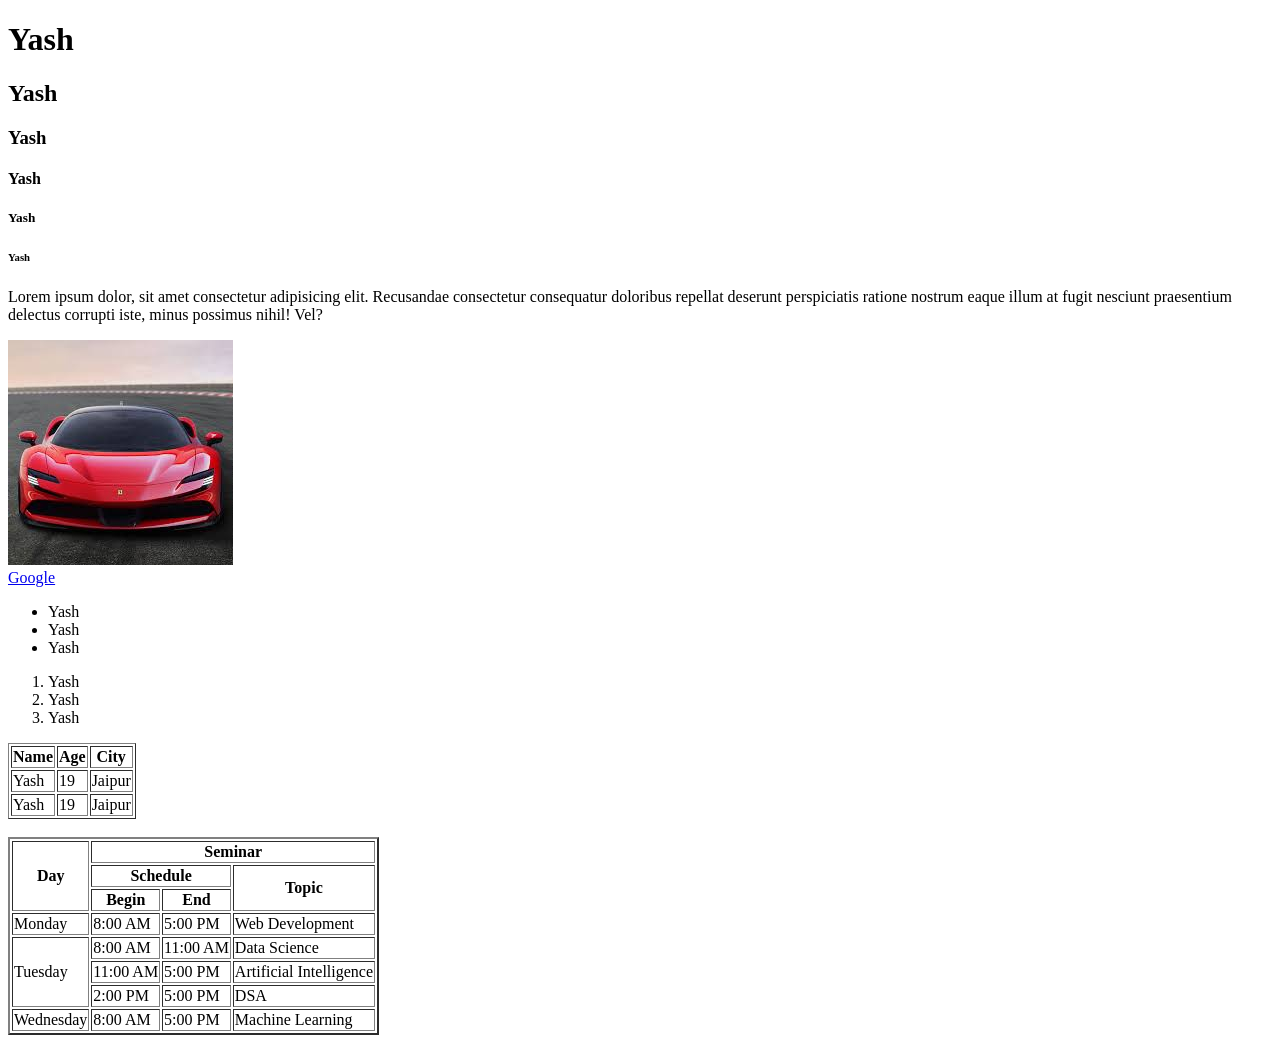
<file: 1.html>
<!DOCTYPE html>
<html lang="en">
<head>
    <meta charset="UTF-8">
    <meta name="viewport" content="width=device-width, initial-scale=1.0">
    <title>Document</title>
</head>
<body>
    <h1>Yash</h1>
    <h2>Yash</h2>
    <h3>Yash</h3>
    <h4>Yash</h4>
    <h5>Yash</h5>
    <h6>Yash</h6>
    <p>
        Lorem ipsum dolor, sit amet consectetur adipisicing elit. Recusandae consectetur consequatur doloribus repellat deserunt perspiciatis ratione nostrum eaque illum at fugit nesciunt praesentium delectus corrupti iste, minus possimus nihil! Vel?
    </p>

    <!-- Random paragraph "lorem"-->
    <!-- image address-->
    <!-- link add/clickable button  "a href"-->

    <img src="[data-uri]">
    <br> 
    <a href="https://www.google.com">Google</a>
    <ul>
        <li>Yash</li>
        <li>Yash</li>
        <li>Yash</li>
        </ul>
        <ol>
            <li>Yash</li>
            <li>Yash</li>
            <li>Yash</li>
        </ol>
        <table border="1">
            <tr>
                <th>Name</th>
                <th>Age</th>
                <th>City</th>
            </tr>
            <tr>
                <td>Yash</td>
                <td>19</td>
                <td>Jaipur</td>
            </tr>
            <tr>
                <td>Yash</td>
                <td>19</td>
                <td>Jaipur</td>
            </tr>
        </table>
        <br>

            <!-- "ul" for unorganize dot list
             "ol" for no. list 
             "tr" for table creation
             "th" for table headings like name 
             "td" for table data
             "rowspan" and "colspan" for merging cells means kitna row ya col cover karega  -->

             <table border="2">
                <tr>
                    <th rowspan="3">Day</th>
                    <th colspan="3">Seminar</th>
                </tr>
                <tr>
                    <th colspan="2">Schedule</th>
                    <th rowspan="2">Topic</th>
                    </tr>
                    <tr>
                        <th>Begin</th>
                        <th>End</th>
                    </tr>
                    <tr>
                        <td>Monday</td>
                        <td>8:00 AM</td>
                        <td>5:00 PM</td>
                        <td>Web Development</td>
                    </tr>
                    <tr>
                        <td rowspan="3">Tuesday</td>
                        <td>8:00 AM</td>
                        <td>11:00 AM</td>
                        <td>Data Science</td>
                    </tr>
                    <tr>
                        <td>11:00 AM</td>
                        <td>5:00 PM</td>
                        <td>Artificial Intelligence</td>
                    </tr>
                    <tr>
                        <td>2:00 PM</td>
                        <td>5:00 PM</td>
                        <td>DSA</td>
                    </tr>
                    <tr>
                        <td>Wednesday</td>
                        <td>8:00 AM</td>
                        <td>5:00 PM</td>
                        <td>Machine Learning</td>
                    </tr>
            </table>
</body>
</html>
<!-- Semantic tags-->
</file>
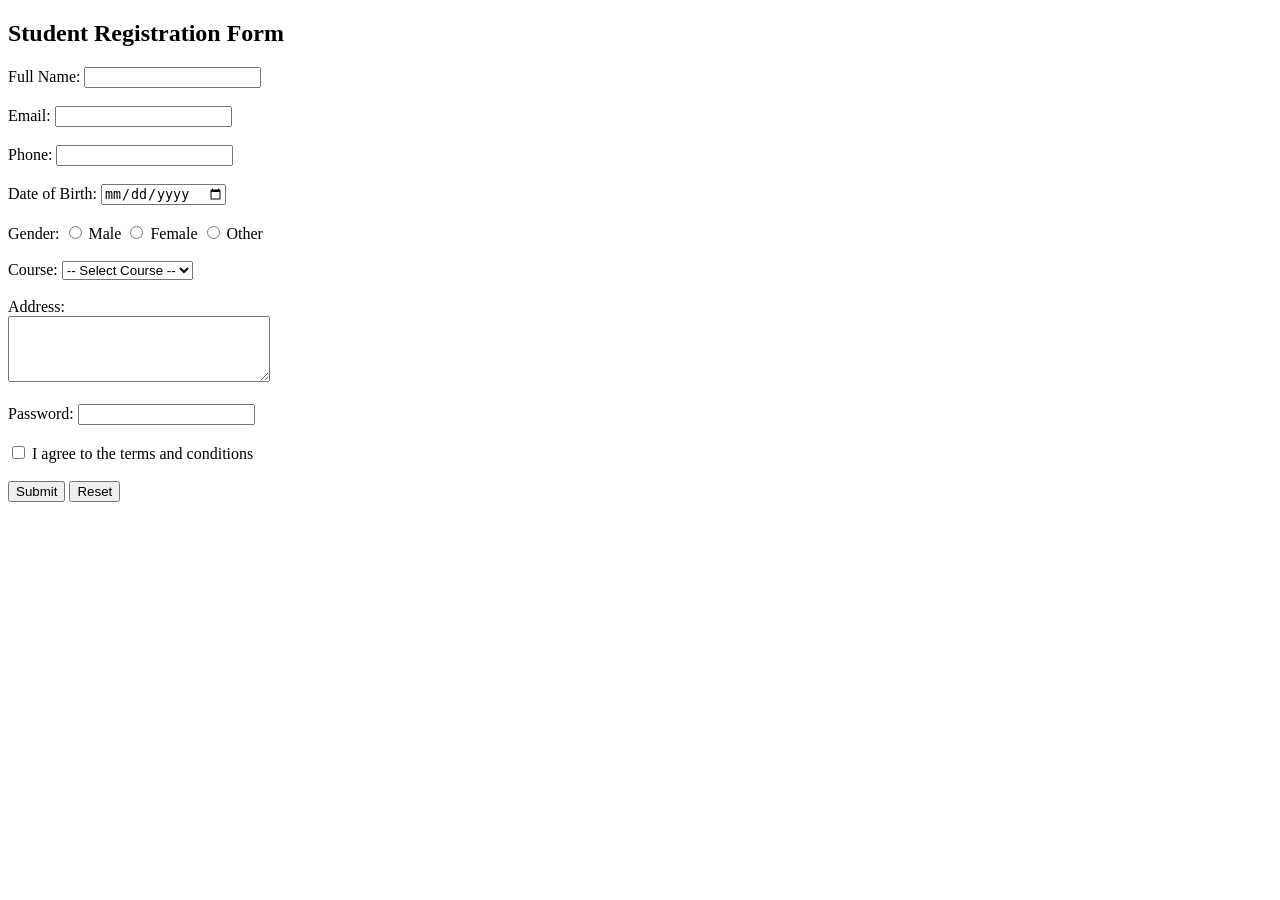
<file: 2-form.html>
<!DOCTYPE html>
<html lang="en">
<head>
    <meta charset="UTF-8">
    <meta name="viewport" content="width=device-width, initial-scale=1.0">
    <title>Student Registration Form</title>
</head>
<body>

    <h2>Student Registration Form</h2>

    <form>
        <label for="name">Full Name:</label>
        <input type="text" id="name" name="name" required>
        <br><br>

        <label for="email">Email:</label>
        <input type="email" id="email" name="email" required>
        <br><br>

        <label for="phone">Phone:</label>
        <input type="tel" id="phone" name="phone">
        <br><br>

        <label for="dob">Date of Birth:</label>
        <input type="date" id="dob" name="dob">
        <br><br>

        <label>Gender:</label>
        <input type="radio" name="gender" value="male"> Male
        <input type="radio" name="gender" value="female"> Female
        <input type="radio" name="gender" value="other"> Other
        <br><br>

        <label for="course">Course:</label>
        <select id="course" name="course">
            <option value="">-- Select Course --</option>
            <option value="bca">BCA</option>
            <option value="bba">BBA</option>
            <option value="btech">B.Tech</option>
            <option value="mba">MBA</option>
        </select>
        <br><br>

        <label for="address">Address:</label><br>
        <textarea id="address" name="address" rows="4" cols="30"></textarea>
        <br><br>

        <label for="password">Password:</label>
        <input type="password" id="password" name="password" required>
        <br><br>

        <input type="checkbox" id="terms" required>
        <label for="terms">I agree to the terms and conditions</label>
        <br><br>

        <button type="submit">Submit</button>
        <button type="reset">Reset</button>
    </form>

</body>
</html>
</file>
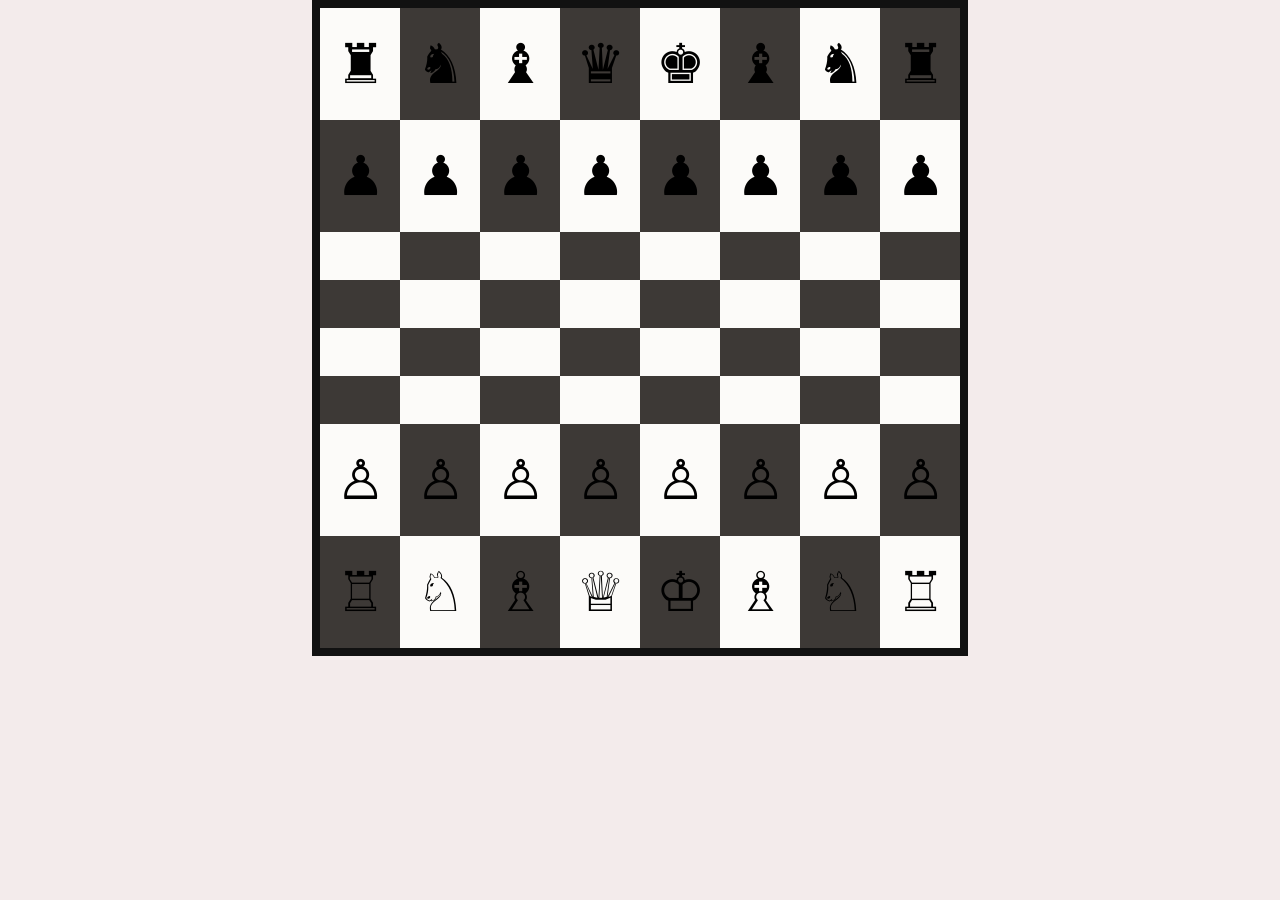
<file: chess.html>
<!DOCTYPE html>
<html lang="en">
<head>
  <meta charset="UTF-8">
  <meta name="viewport" content="width=device-width, initial-scale=1.0">
  <title>Chess Board</title>

  <style>
    body {
      display: flex;
      justify-content: center;
      align-items: center;
      min-height: vh;
      margin: 0;
      background: #f3ebeb;
    }

    .chessboard {
      width: 640px;
      height: 640px;
      display: grid; 
      grid-template-columns: repeat(8, 1fr);
      border: 8px solid #111;
    }

    .square {
      display: flex;
      justify-content: center;
      align-items: center;
      font-size: 55px;
      cursor: pointer;
      user-select: none;
    }

    .light {
      background: #fcfbf9;
    }

    .dark {
      background: #3d3936;
    }

    .square:hover {
      background: #f7ec74;
    }
  </style>
</head>

<body>

  <div class="chessboard">

    <!-- Row 1 -->
    <div class="square light">♜</div>
    <div class="square dark">♞</div>
    <div class="square light">♝</div>
    <div class="square dark">♛</div>
    <div class="square light">♚</div>
    <div class="square dark">♝</div>
    <div class="square light">♞</div>
    <div class="square dark">♜</div>

    <!-- Row 2 -->
    <div class="square dark">♟</div>
    <div class="square light">♟</div>
    <div class="square dark">♟</div>
    <div class="square light">♟</div>
    <div class="square dark">♟</div>
    <div class="square light">♟</div>
    <div class="square dark">♟</div>
    <div class="square light">♟</div>

    <!-- Row 3 -->
    <div class="square light"></div>
    <div class="square dark"></div>
    <div class="square light"></div>
    <div class="square dark"></div>
    <div class="square light"></div>
    <div class="square dark"></div>
    <div class="square light"></div>
    <div class="square dark"></div>

    <!-- Row 4 -->
    <div class="square dark"></div>
    <div class="square light"></div>
    <div class="square dark"></div>
    <div class="square light"></div>
    <div class="square dark"></div>
    <div class="square light"></div>
    <div class="square dark"></div>
    <div class="square light"></div>

    <!-- Row 5 -->
    <div class="square light"></div>
    <div class="square dark"></div>
    <div class="square light"></div>
    <div class="square dark"></div>
    <div class="square light"></div>
    <div class="square dark"></div>
    <div class="square light"></div>
    <div class="square dark"></div>

    <!-- Row 6 -->
    <div class="square dark"></div>
    <div class="square light"></div>
    <div class="square dark"></div>
    <div class="square light"></div>
    <div class="square dark"></div>
    <div class="square light"></div>
    <div class="square dark"></div>
    <div class="square light"></div>

    <!-- Row 7 -->
    <div class="square light">♙</div>
    <div class="square dark">♙</div>
    <div class="square light">♙</div>
    <div class="square dark">♙</div>
    <div class="square light">♙</div>
    <div class="square dark">♙</div>
    <div class="square light">♙</div>
    <div class="square dark">♙</div>

    <!-- Row 8 -->
    <div class="square dark">♖</div>
    <div class="square light">♘</div>
    <div class="square dark">♗</div>
    <div class="square light">♕</div>
    <div class="square dark">♔</div>
    <div class="square light">♗</div>
    <div class="square dark">♘</div>
    <div class="square light">♖</div>

  </div>

</body>
</html>
</file>
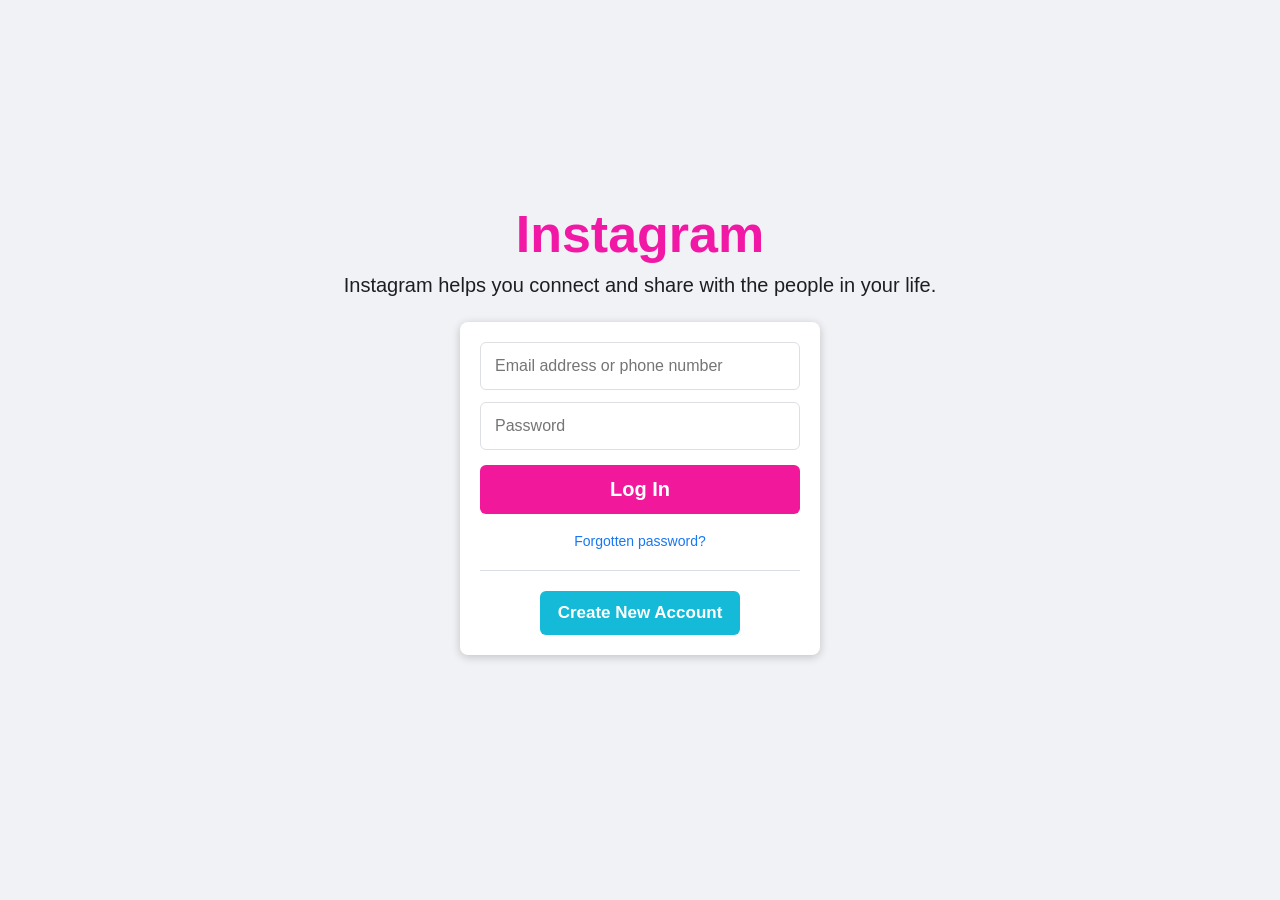
<file: facebook.html>
<!DOCTYPE html>
<html lang="en">
<head>
    <meta charset="UTF-8">
    <meta name="viewport" content="width=device-width, initial-scale=1.0">
    <title>Instagram Login</title>
</head>

<body style="
    margin:0;
    font-family:Arial, Helvetica, sans-serif;
    background:#f0f2f5;
">

    <div style="
        min-height:100vh;
        display:flex;
        justify-content:center;
        align-items:center;
        flex-direction:column;
    ">

        <div style="
            text-align:center;
            margin-bottom:25px;
        ">
            <h1 style="
                color:#f218a6;
                font-size:52px;
                margin:0 0 10px;
            ">
                Instagram
            </h1>

            <p style="
                font-size:20px;
                margin:0;
                color:#1c1e21;
            ">
                Instagram helps you connect and share with the people in your life.
            </p>
        </div>

        <div style="
            width:360px;
            background:white;
            padding:20px;
            border-radius:8px;
            box-shadow:0 2px 10px rgba(0,0,0,0.2);
            box-sizing:border-box;
        ">

            <input 
                type="text"
                placeholder="Email address or phone number"
                style="
                    width:100%;
                    padding:14px;
                    margin-bottom:12px;
                    box-sizing:border-box;
                    border:1px solid #dddfe2;
                    border-radius:6px;
                    font-size:16px;
                    outline:none;
                "
            >

            <input 
                type="password"
                placeholder="Password"
                style="
                    width:100%;
                    padding:14px;
                    margin-bottom:15px;
                    box-sizing:border-box;
                    border:1px solid #dddfe2;
                    border-radius:6px;
                    font-size:16px;
                    outline:none;
                "
            >

            <button style="
                width:100%;
                padding:13px;
                border:none;
                border-radius:6px;
                background:#f2189b;
                color:white;
                font-size:20px;
                font-weight:bold;
                cursor:pointer;
            ">
                Log In
            </button>

            <div style="
                text-align:center;
                margin:18px 0;
            ">
                <a href="#" style="
                    color:#1877f2;
                    text-decoration:none;
                    font-size:14px;
                ">
                    Forgotten password?
                </a>
            </div>

            <hr style="
                border:0;
                border-top:1px solid #dadde1;
                margin:20px 0;
            ">

            <div style="text-align:center;">
                <button style="
                    background:#14bad7;
                    color:white;
                    border:none;
                    padding:12px 18px;
                    border-radius:6px;
                    font-size:17px;
                    font-weight:bold;
                    cursor:pointer;
                ">
                    Create New Account
                </button>
            </div>

        </div>

        <p style="
            margin-top:28px;
            font-size:14px;
            color:#65676b;
        ">
        </p>

    </div>

</body>
</html>
</file>
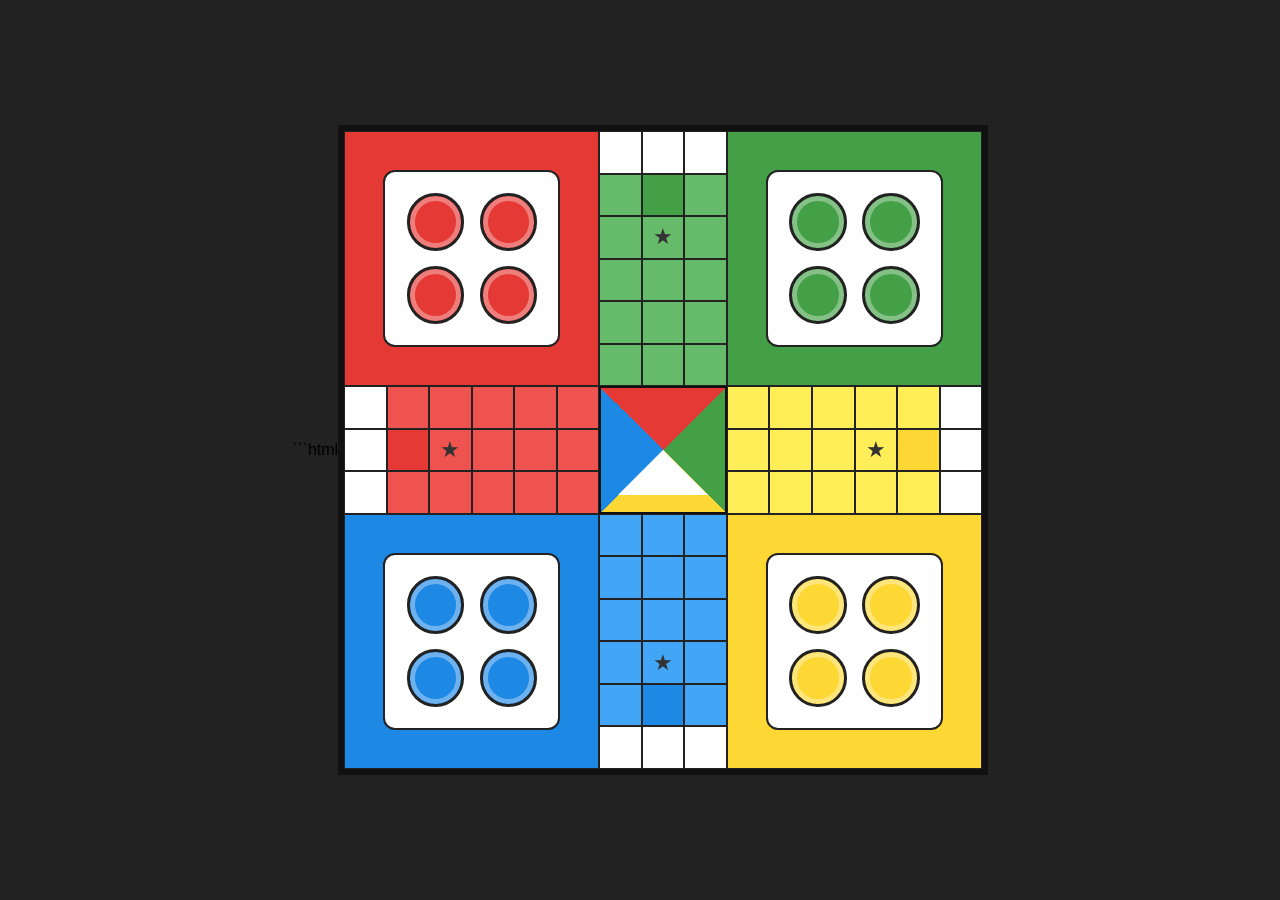
<file: ludo.html>
```html
<!DOCTYPE html>
<html lang="en">
<head>
<meta charset="UTF-8">
<meta name="viewport" content="width=device-width, initial-scale=1.0">
<title>Ludo Board</title>

<style>
* {
    box-sizing: border-box;
    margin: 0;
    padding: 0;
}

body {
    min-height: 100vh;
    display: flex;
    justify-content: center;
    align-items: center;
    background: #222;
    font-family: Arial, sans-serif;
}

/* MAIN BOARD */

.board {
    width: min(90vw, 650px);
    height: min(90vw, 650px);
    display: grid;
    grid-template-columns: repeat(15, 1fr);
    grid-template-rows: repeat(15, 1fr);
    border: 6px solid #111;
    background: white;
}

/* EVERY CELL */

.cell {
    border: 1px solid #222;
    background: #fff;
    position: relative;
}

/* HOME AREAS */

.home {
    border: 1px solid #222;
    display: flex;
    justify-content: center;
    align-items: center;
    padding: 15%;
}

/* RED */

.red-home {
    grid-column: 1 / 7;
    grid-row: 1 / 7;
    background: #e53935;
}

/* GREEN */

.green-home {
    grid-column: 10 / 16;
    grid-row: 1 / 7;
    background: #43a047;
}

/* BLUE */

.blue-home {
    grid-column: 1 / 7;
    grid-row: 10 / 16;
    background: #1e88e5;
}

/* YELLOW */

.yellow-home {
    grid-column: 10 / 16;
    grid-row: 10 / 16;
    background: #fdd835;
}

/* HOME INNER BOX */

.inner {
    width: 100%;
    height: 100%;
    background: white;
    border: 2px solid #222;
    border-radius: 12px;

    display: grid;
    grid-template-columns: 1fr 1fr;
    grid-template-rows: 1fr 1fr;
    gap: 12%;
    padding: 12%;
}

/* PAWNS */

.pawn {
    border-radius: 50%;
    border: 3px solid #222;
    box-shadow: inset 0 0 0 5px rgba(255,255,255,.35);
}

/* RED PAWNS */

.red-home .pawn {
    background: #e53935;
}

/* GREEN PAWNS */

.green-home .pawn {
    background: #43a047;
}

/* BLUE PAWNS */

.blue-home .pawn {
    background: #1e88e5;
}

/* YELLOW PAWNS */

.yellow-home .pawn {
    background: #fdd835;
}


/* COLORED PATHS */

/* RED PATH */

.red-path {
    background: #ef5350;
}

/* GREEN PATH */

.green-path {
    background: #66bb6a;
}

/* BLUE PATH */

.blue-path {
    background: #42a5f5;
}

/* YELLOW PATH */

.yellow-path {
    background: #ffee58;
}


/* CENTER */

.center {
    grid-column: 7 / 10;
    grid-row: 7 / 10;

    position: relative;
    overflow: hidden;

    background: conic-gradient(
        from 45deg,
        #43a047 0deg 90deg,
        #fdd835 90deg 180deg,
        #1e88e5 180deg 270deg,
        #e53935 270deg 360deg
    );

    border: 2px solid #111;
}

/* CENTER WHITE DIAMOND */

.center::after {
    content: "";
    position: absolute;

    width: 0;
    height: 0;

    left: 50%;
    top: 50%;

    transform: translate(-50%, -50%);

    border-left: 45px solid transparent;
    border-right: 45px solid transparent;
    border-top: 45px solid transparent;
    border-bottom: 45px solid white;
}


/* SAFE SPOTS */

.safe::after {
    content: "★";
    position: absolute;

    left: 50%;
    top: 50%;

    transform: translate(-50%, -50%);

    font-size: clamp(12px, 2vw, 22px);
    color: #333;
}


/* START SPOTS */

.start-red {
    background: #e53935 !important;
}

.start-green {
    background: #43a047 !important;
}

.start-blue {
    background: #1e88e5 !important;
}

.start-yellow {
    background: #fdd835 !important;
}


/* MOBILE */

@media(max-width:500px) {

    .board {
        border-width: 3px;
    }

    .inner {
        gap: 8%;
        padding: 10%;
    }

    .pawn {
        border-width: 2px;
    }
}
</style>
</head>

<body>

<div class="board" id="board">

    <!-- RED HOME -->
    <div class="home red-home">
        <div class="inner">
            <div class="pawn"></div>
            <div class="pawn"></div>
            <div class="pawn"></div>
            <div class="pawn"></div>
        </div>
    </div>

    <!-- GREEN HOME -->
    <div class="home green-home">
        <div class="inner">
            <div class="pawn"></div>
            <div class="pawn"></div>
            <div class="pawn"></div>
            <div class="pawn"></div>
        </div>
    </div>

    <!-- BLUE HOME -->
    <div class="home blue-home">
        <div class="inner">
            <div class="pawn"></div>
            <div class="pawn"></div>
            <div class="pawn"></div>
            <div class="pawn"></div>
        </div>
    </div>

    <!-- YELLOW HOME -->
    <div class="home yellow-home">
        <div class="inner">
            <div class="pawn"></div>
            <div class="pawn"></div>
            <div class="pawn"></div>
            <div class="pawn"></div>
        </div>
    </div>

    <!-- CENTER -->
    <div class="center"></div>

</div>


<script>

const board = document.getElementById("board");

/*
    15 × 15 LUDO BOARD

    Homes occupy:
    RED    = top-left
    GREEN  = top-right
    BLUE   = bottom-left
    YELLOW = bottom-right

    The remaining cells create the playing paths.
*/


/* CREATE CELLS */

for (let row = 1; row <= 15; row++) {

    for (let col = 1; col <= 15; col++) {

        /*
            Skip home areas
        */

        const redHome =
            row <= 6 && col <= 6;

        const greenHome =
            row <= 6 && col >= 10;

        const blueHome =
            row >= 10 && col <= 6;

        const yellowHome =
            row >= 10 && col >= 10;

        const center =
            row >= 7 && row <= 9 &&
            col >= 7 && col <= 9;


        if (
            redHome ||
            greenHome ||
            blueHome ||
            yellowHome ||
            center
        ) {
            continue;
        }


        const cell = document.createElement("div");

        cell.classList.add("cell");


        /*
            HORIZONTAL PATHS
        */

        if (row >= 7 && row <= 9) {

            /*
                RED side
            */

            if (col >= 2 && col <= 6) {
                cell.classList.add("red-path");
            }

            /*
                YELLOW side
            */

            if (col >= 10 && col <= 14) {
                cell.classList.add("yellow-path");
            }
        }


        /*
            VERTICAL PATHS
        */

        if (col >= 7 && col <= 9) {

            /*
                GREEN side
            */

            if (row >= 2 && row <= 6) {
                cell.classList.add("green-path");
            }

            /*
                BLUE side
            */

            if (row >= 10 && row <= 14) {
                cell.classList.add("blue-path");
            }
        }


        /*
            START POSITIONS
        */

        if (row === 8 && col === 2) {
            cell.classList.add("start-red");
        }

        if (row === 2 && col === 8) {
            cell.classList.add("start-green");
        }

        if (row === 14 && col === 8) {
            cell.classList.add("start-blue");
        }

        if (row === 8 && col === 14) {
            cell.classList.add("start-yellow");
        }


        /*
            SAFE SPOTS
        */

        if (
            (row === 8 && col === 3) ||
            (row === 3 && col === 8) ||
            (row === 8 && col === 13) ||
            (row === 13 && col === 8)
        ) {
            cell.classList.add("safe");
        }


        /*
            Put cell at exact grid position
        */

        cell.style.gridColumn = col;
        cell.style.gridRow = row;

        board.appendChild(cell);
    }
}

</script>

</body>
</html>
</file>
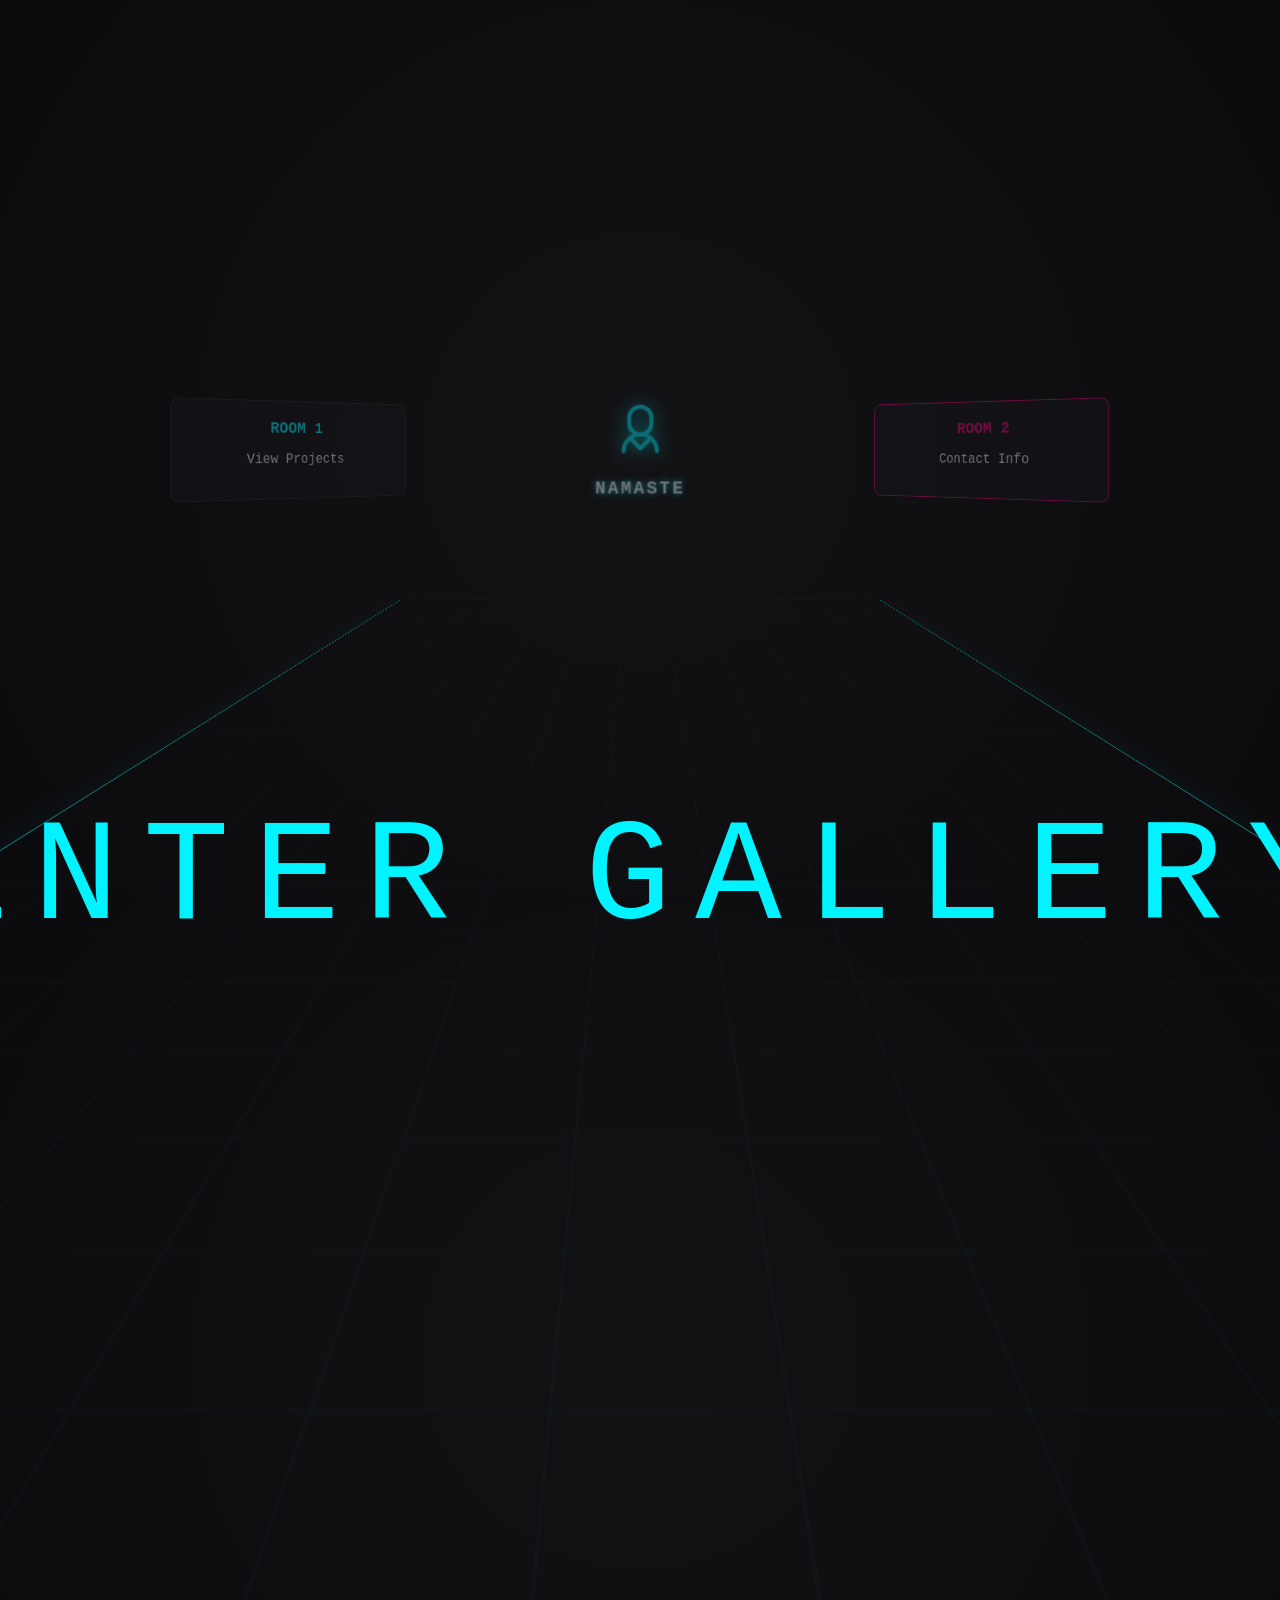
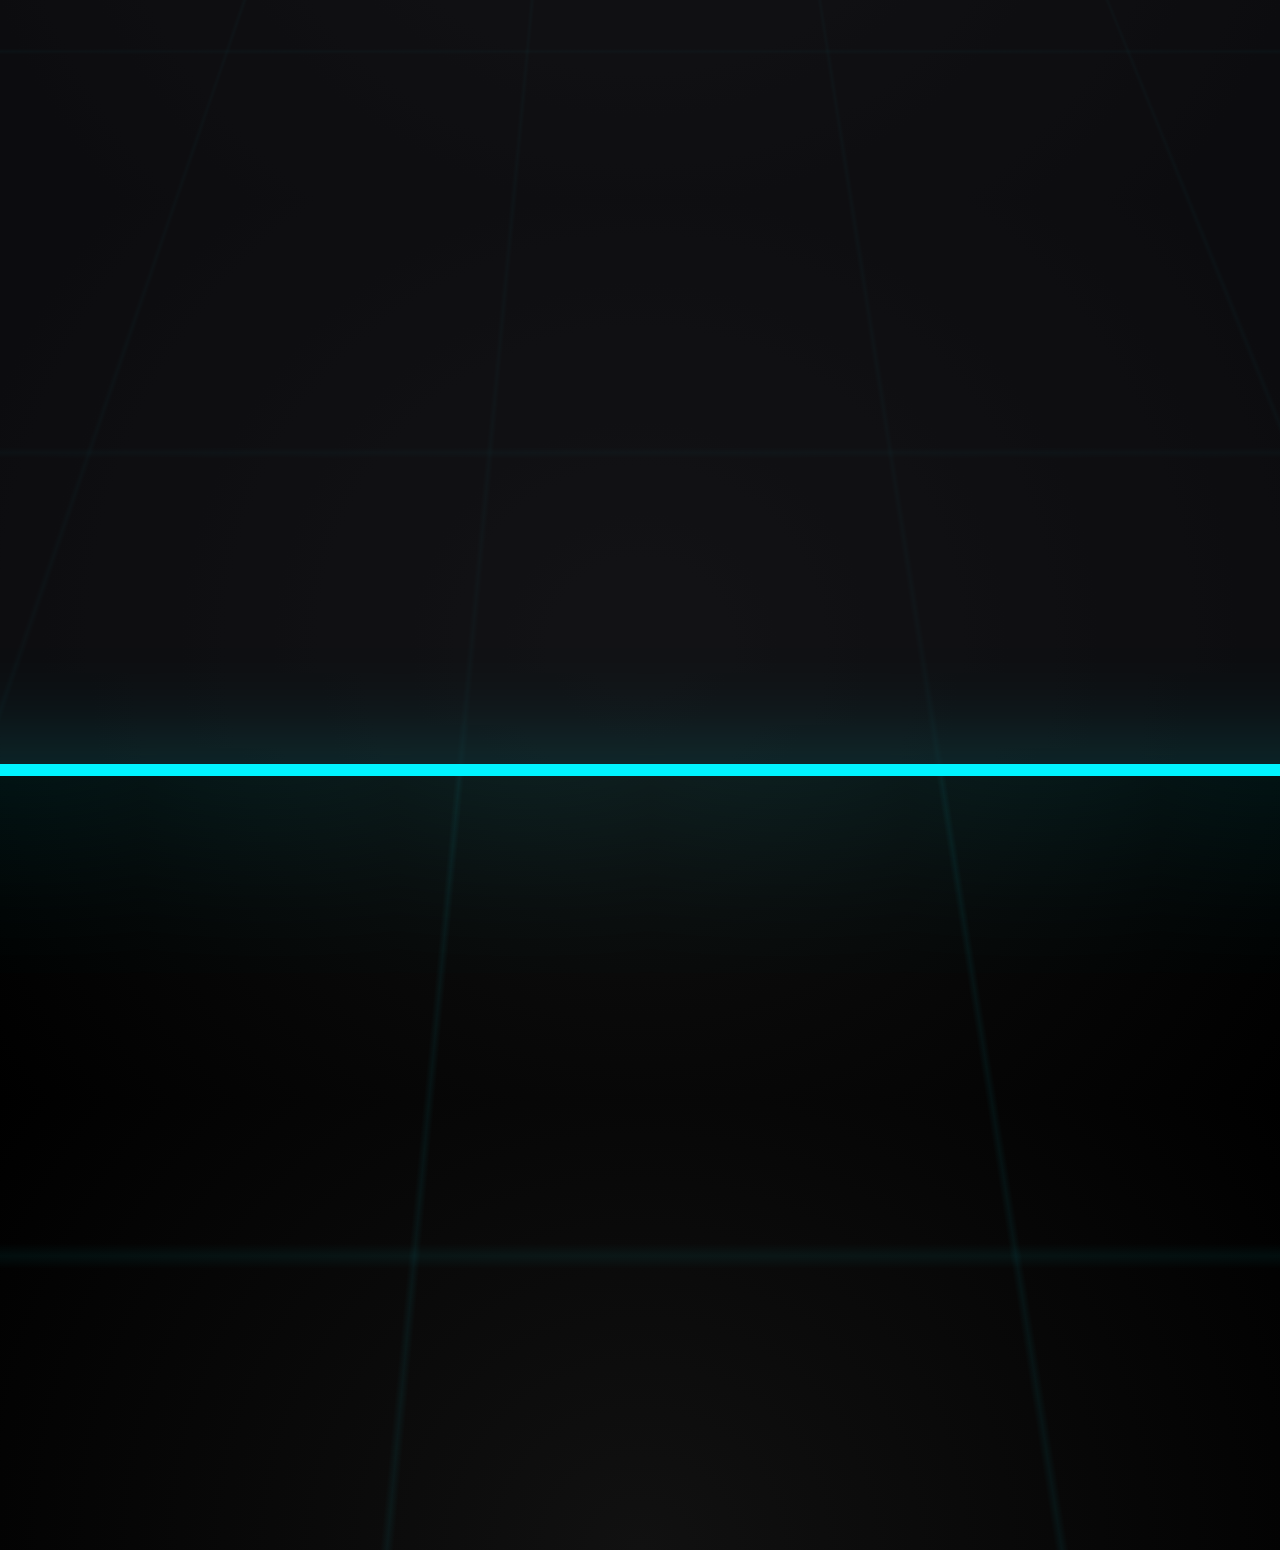
<file: protfolio.html>
<!DOCTYPE html>
<html lang="en">
<head>
  <meta charset="UTF-8">
  <meta name="viewport" content="width=device-width, initial-scale=1.0">
  <title>Yash Vardhan Singh - Responsive Gallery</title>
  
  <script src="https://cdnjs.cloudflare.com/ajax/libs/gsap/3.12.2/gsap.min.js"></script>
  
  <style>
    :root {
      --bg: #050507;
      --cyan: #00f3ff;
      --pink: #ff007f;
      --glass: rgba(20, 20, 25, 0.6);
      --border: rgba(255, 255, 255, 0.1);
    }

    * { box-sizing: border-box; }

    body, html {
      margin: 0; padding: 0;
      width: 100vw; height: 100vh;
      background-color: var(--bg);
      background-image: radial-gradient(circle at center, #111 0%, #000 100%);
      font-family: 'Courier New', Courier, monospace;
      color: #fff;
      overflow: hidden;
      /* Prevents pull-to-refresh on mobile browsers */
      touch-action: none; 
    }

    .viewport {
      position: absolute; top: 0; left: 0;
      width: 100vw; height: 100vh;
      perspective: 1200px;
    }

    .camera {
      width: 100%; height: 100%;
      position: absolute;
      transform-style: preserve-3d;
      transform: translateZ(1000px); /* Start outside */
    }

    .clickable {
      cursor: pointer;
      transition: all 0.3s ease;
      /* Removes blue tap highlight on mobile */
      -webkit-tap-highlight-color: transparent; 
    }
    
    @media (hover: hover) {
      .clickable:hover {
        transform: scale(1.05);
        box-shadow: 0 0 30px var(--cyan);
      }
    }

    /* =========================================
       EXTERIOR: THE PORTAL (Z = 0)
       ========================================= */
    .portal-container {
      position: absolute; top: 50%; left: 50%;
      transform: translate(-50%, -50%) translateZ(0px);
      display: flex; flex-direction: column; align-items: center;
    }

    .nameplate {
      font-size: clamp(1.5rem, 4vw, 2.5rem); 
      letter-spacing: clamp(3px, 1vw, 8px);
      margin-bottom: 40px; text-transform: uppercase;
      text-shadow: 0 0 20px var(--cyan);
      border-bottom: 2px solid var(--cyan);
      padding-bottom: 10px;
      text-align: center;
    }

    .door {
      width: 300px; height: 500px;
      background: var(--glass);
      backdrop-filter: blur(10px);
      border: 2px solid var(--cyan);
      box-shadow: 0 0 40px rgba(0, 243, 255, 0.2), inset 0 0 20px rgba(0, 243, 255, 0.2);
      display: flex; align-items: center; justify-content: center;
      border-radius: 20px;
      position: relative;
      overflow: hidden;
    }

    .door::before {
      content: 'ENTER GALLERY';
      font-size: 1.5rem; letter-spacing: 4px; color: var(--cyan);
      animation: pulse 2s infinite;
      text-align: center;
    }

    /* =========================================
       THE AISLE (Z = -500 to -3000)
       ========================================= */
    .floor-grid {
      position: absolute; top: 50%; left: 50%;
      width: 100vw; height: 4000px;
      transform: translate(-50%, -50%) rotateX(90deg) translateZ(-400px) translateY(-1000px);
      background: 
        linear-gradient(to right, rgba(0,243,255,0.05) 1px, transparent 1px),
        linear-gradient(to bottom, rgba(0,243,255,0.05) 1px, transparent 1px);
      background-size: 100px 100px;
      border-left: 2px solid var(--cyan);
      border-right: 2px solid var(--cyan);
      box-shadow: 0 0 50px rgba(0,243,255,0.1);
    }

    .greeter {
      position: absolute; top: 50%; left: 50%;
      transform: translate(-50%, -50%) translateZ(-2500px);
      text-align: center;
      animation: float 4s ease-in-out infinite;
    }

    .greeter svg {
      width: clamp(100px, 15vw, 150px); 
      height: clamp(100px, 15vw, 150px);
      filter: drop-shadow(0 0 20px var(--cyan));
      margin-bottom: 20px;
    }

    .greeter h2 {
      font-size: clamp(1.8rem, 4vw, 2.5rem); 
      letter-spacing: 5px; color: #fff;
      text-shadow: 0 0 15px var(--cyan); margin: 0;
    }

    /* Room Navigation Points */
    .nav-node {
      position: absolute; top: 50%; left: 50%;
      width: 300px; padding: 20px;
      background: var(--glass); backdrop-filter: blur(5px);
      border: 1px solid var(--border);
      text-align: center; border-radius: 10px;
    }

    .node-left { transform: translate(-50%, -50%) translateZ(-1200px) translateX(-400px) rotateY(45deg); }
    .node-right { transform: translate(-50%, -50%) translateZ(-1200px) translateX(400px) rotateY(-45deg); border-color: var(--pink); }

    /* =========================================
       ROOM 1: PROJECTS (Left Wall)
       ========================================= */
    .room-left {
      position: absolute; top: 50%; left: 50%;
      width: 1200px; height: 700px;
      transform: translate(-50%, -50%) translateZ(-1200px) translateX(-1000px) rotateY(90deg);
      display: flex; align-items: center; justify-content: center; gap: 80px;
    }

    .project-frame {
      width: 350px; height: 500px;
      background: rgba(10, 10, 15, 0.8);
      border: 1px solid var(--cyan);
      box-shadow: 0 20px 50px rgba(0, 0, 0, 0.5), inset 0 0 20px rgba(0, 243, 255, 0.1);
      padding: 30px; border-radius: 15px;
      display: flex; flex-direction: column; justify-content: space-between;
      text-decoration: none; color: #fff;
    }

    .project-frame h3 { font-size: 2rem; color: var(--cyan); margin-top: 0; }
    .project-frame p { font-size: 1.1rem; line-height: 1.6; color: #aaa; }
    .project-frame .link-btn {
      padding: 15px; background: var(--cyan); color: #000;
      text-align: center; font-weight: bold; text-transform: uppercase; border-radius: 5px;
    }

    /* =========================================
       ROOM 2: CONTACT (Right Wall)
       ========================================= */
    .room-right {
      position: absolute; top: 50%; left: 50%;
      width: 1200px; height: 700px;
      transform: translate(-50%, -50%) translateZ(-1200px) translateX(1000px) rotateY(-90deg);
      display: flex; align-items: center; justify-content: center;
    }

    .mailbox-terminal {
      width: 400px; height: 200px;
      background: rgba(255, 0, 127, 0.1);
      border: 2px solid var(--pink);
      border-radius: 20px;
      display: flex; flex-direction: column; align-items: center; justify-content: center;
      box-shadow: 0 0 30px rgba(255, 0, 127, 0.3);
      position: relative; z-index: 10;
    }

    .mailbox-terminal h3 { font-size: 2rem; margin: 0; color: var(--pink); letter-spacing: 3px; }
    .mailbox-terminal svg { width: 50px; height: 50px; fill: var(--pink); margin-bottom: 10px; }

    /* The glowing letter that pops up */
    .contact-hologram {
      position: absolute; top: 50px;
      width: 350px; padding: 40px 20px;
      background: var(--glass); backdrop-filter: blur(15px);
      border: 1px solid var(--pink); border-radius: 15px;
      text-align: center;
      box-shadow: 0 -20px 50px rgba(255, 0, 127, 0.2);
      opacity: 0; transform: translateY(0) scale(0.8);
      transition: all 0.6s cubic-bezier(0.175, 0.885, 0.32, 1.275);
      z-index: 5; pointer-events: none;
    }

    .contact-hologram.open {
      opacity: 1; transform: translateY(-250px) scale(1); pointer-events: auto;
    }

    .contact-hologram h4 { color: #fff; font-size: 1.5rem; margin-top: 0; border-bottom: 1px solid var(--pink); padding-bottom: 10px; }
    .contact-hologram p { font-size: 1.2rem; color: var(--pink); font-weight: bold; letter-spacing: 1px; }

    /* =========================================
       UI CONTROLS
       ========================================= */
    #hud-back {
      position: fixed; bottom: 40px; left: 50%; transform: translateX(-50%);
      padding: 15px 40px; background: rgba(0, 0, 0, 0.8); color: #fff;
      border: 2px solid #fff; border-radius: 30px;
      font-size: 1.2rem; letter-spacing: 2px; cursor: pointer;
      display: none; transition: 0.3s; z-index: 1000;
    }
    #hud-back:hover { background: #fff; color: #000; }

    /* Animations */
    @keyframes pulse { 0%, 100% { opacity: 0.5; } 50% { opacity: 1; } }
    @keyframes float { 0%, 100% { transform: translate(-50%, -50%) translateZ(-2500px) translateY(0); } 50% { transform: translate(-50%, -50%) translateZ(-2500px) translateY(-30px); } }

    /* =========================================
       MOBILE & TABLET RESPONSIVE QUERIES
       ========================================= */
    @media (max-width: 768px) {
      .nameplate { margin-bottom: 20px; }
      .door { width: 220px; height: 380px; }
      .door::before { font-size: 1.2rem; }

      /* Bring navigation nodes closer to the center aisle on mobile */
      .nav-node { width: 140px; padding: 15px 10px; }
      .nav-node h3 { font-size: 1rem; }
      .nav-node p { font-size: 0.75rem; margin-bottom: 0; }
      .node-left { transform: translate(-50%, -50%) translateZ(-1200px) translateX(-140px) rotateY(45deg); }
      .node-right { transform: translate(-50%, -50%) translateZ(-1200px) translateX(140px) rotateY(-45deg); }

      /* Shrink and stack the project wall for mobile screens */
      .room-left { 
        width: 340px; height: auto; 
        flex-direction: column; gap: 20px; 
        transform: translate(-50%, -50%) translateZ(-1200px) translateX(-400px) rotateY(90deg); 
      }
      .project-frame { 
        width: 100%; height: auto; min-height: 200px; padding: 20px; 
      }
      .project-frame h3 { font-size: 1.4rem; margin-bottom: 10px; }
      .project-frame p { font-size: 0.95rem; line-height: 1.4; margin-bottom: 20px; }
      .project-frame .link-btn { padding: 10px; font-size: 0.9rem; }

      /* Shrink the contact wall for mobile */
      .room-right {
        width: 320px;
        transform: translate(-50%, -50%) translateZ(-1200px) translateX(400px) rotateY(-90deg); 
      }
      .mailbox-terminal { width: 280px; height: 150px; }
      .mailbox-terminal h3 { font-size: 1.5rem; }
      
      .contact-hologram { width: 300px; padding: 25px 15px; }
      .contact-hologram h4 { font-size: 1.2rem; }
      .contact-hologram p { font-size: 1rem; }
      .contact-hologram.open { transform: translateY(-180px) scale(1); }

      #hud-back { font-size: 0.9rem; padding: 12px 25px; bottom: 20px; white-space: nowrap; }
    }
  </style>
</head>
<body>

  <div class="viewport">
    <div class="camera" id="camera">
      
      <!-- EXTERIOR (Z = 0) -->
      <div class="portal-container" id="door">
        <div class="nameplate">YASH VARDHAN SINGH[cite: 1]</div>
        <div class="door clickable" onclick="enterGallery()"></div>
      </div>

      <!-- THE AISLE -->
      <div class="floor-grid"></div>
      
      <div class="greeter">
        <!-- Abstract glowing Namaste icon -->
        <svg viewBox="0 0 24 24" fill="none" stroke="var(--cyan)" stroke-width="1.5" stroke-linecap="round" stroke-linejoin="round">
          <path d="M12 2a4 4 0 0 1 4 4v2a4 4 0 1 1-8 0V6a4 4 0 0 1 4-4z"/>
          <path d="M6 18c0-3.3 2.7-6 6-6s6 2.7 6 6"/>
          <path d="M9 14l3 3 3-3"/>
        </svg>
        <h2>NAMASTE</h2>
      </div>

      <!-- Door nodes to click into rooms -->
      <div class="nav-node node-left clickable" onclick="lookLeft()">
        <h3 style="color: var(--cyan); margin:0;">ROOM 1</h3>
        <p>View Projects</p>
      </div>

      <div class="nav-node node-right clickable" onclick="lookRight()">
        <h3 style="color: var(--pink); margin:0;">ROOM 2</h3>
        <p>Contact Info</p>
      </div>

      <!-- ROOM 1 (LEFT WALL) -->
      <div class="room-left">
        <a href="https://github.com/shekhawatyash" target="_blank" class="project-frame clickable" style="border-color: var(--cyan);">
          <div>
            <h3>Weather App[cite: 1]</h3>
            <p>Built a web application that fetches and displays real-time weather data using a third-party weather API. Features JSON response parsing and dynamic frontend rendering.[cite: 1]</p>
          </div>
          <div class="link-btn">Access Repository[cite: 1]</div>
        </a>

        <a href="https://github.com/shekhawatyash" target="_blank" class="project-frame clickable" style="border-color: var(--cyan);">
          <div>
            <h3>GitHub Archive[cite: 1]</h3>
            <p>Explore my full catalog of Full Stack Web Development projects, Python scripts, and Object-Oriented Java code.[cite: 1]</p>
          </div>
          <div class="link-btn">View All Code[cite: 1]</div>
        </a>
      </div>

      <!-- ROOM 2 (RIGHT WALL) -->
      <div class="room-right">
        <div style="position: relative; display: flex; justify-content: center;">
          
          <!-- The Holographic Letter -->
          <div class="contact-hologram" id="mailData">
            <h4>DIRECT COMMS</h4>
            <p>yashshekhawat022@gmail.com[cite: 1]</p>
            <p>9430096031[cite: 1]</p>
          </div>
          
          <!-- The Mailbox Terminal -->
          <div class="mailbox-terminal clickable" onclick="toggleMail()">
            <!-- Mail Icon -->
            <svg viewBox="0 0 24 24">
              <path d="M20 4H4c-1.1 0-1.99.9-1.99 2L2 18c0 1.1.9 2 2 2h16c1.1 0 2-.9 2-2V6c0-1.1-.9-2-2-2zm0 4l-8 5-8-5V6l8 5 8-5v2z"/>
            </svg>
            <h3>INBOX</h3>
          </div>

        </div>
      </div>

    </div>
  </div>

  <button id="hud-back" onclick="navigateBack()">RETURN TO AISLE</button>

  <script>
    let currentPos = 'outside';

    function enterGallery() {
      // Fade out the door
      gsap.to('#door', { opacity: 0, duration: 0.5 });
      
      // Move camera inside to the aisle
      gsap.to('#camera', { 
        z: -500, x: 0, rotationY: 0, 
        duration: 2, ease: "power3.inOut" 
      });
      
      currentPos = 'aisle';
    }

    function lookLeft() {
      // Dynamic camera positioning based on screen size so mobile isn't clipped
      const isMobile = window.innerWidth <= 768;
      const targetX = isMobile ? -50 : -450; 
      
      gsap.to('#camera', { 
        z: -1200, x: targetX, rotationY: -90, 
        duration: 1.5, ease: "power2.inOut" 
      });
      currentPos = 'room1';
      showHUD('RETURN TO AISLE');
    }

    function lookRight() {
      // Dynamic camera positioning
      const isMobile = window.innerWidth <= 768;
      const targetX = isMobile ? 50 : 450;

      gsap.to('#camera', { 
        z: -1200, x: targetX, rotationY: 90, 
        duration: 1.5, ease: "power2.inOut" 
      });
      currentPos = 'room2';
      showHUD('RETURN TO AISLE');
    }

    function navigateBack() {
      // Reset camera to the Aisle
      gsap.to('#camera', { 
        z: -500, x: 0, rotationY: 0, 
        duration: 1.5, ease: "power2.inOut" 
      });
      currentPos = 'aisle';
      document.getElementById('hud-back').style.display = 'none';
      
      // Close mail if it was open
      document.getElementById('mailData').classList.remove('open');
    }

    function toggleMail() {
      document.getElementById('mailData').classList.toggle('open');
    }

    function showHUD(text) {
      const btn = document.getElementById('hud-back');
      btn.innerText = text;
      btn.style.display = 'block';
    }
  </script>
</body>
</html>
</file>
